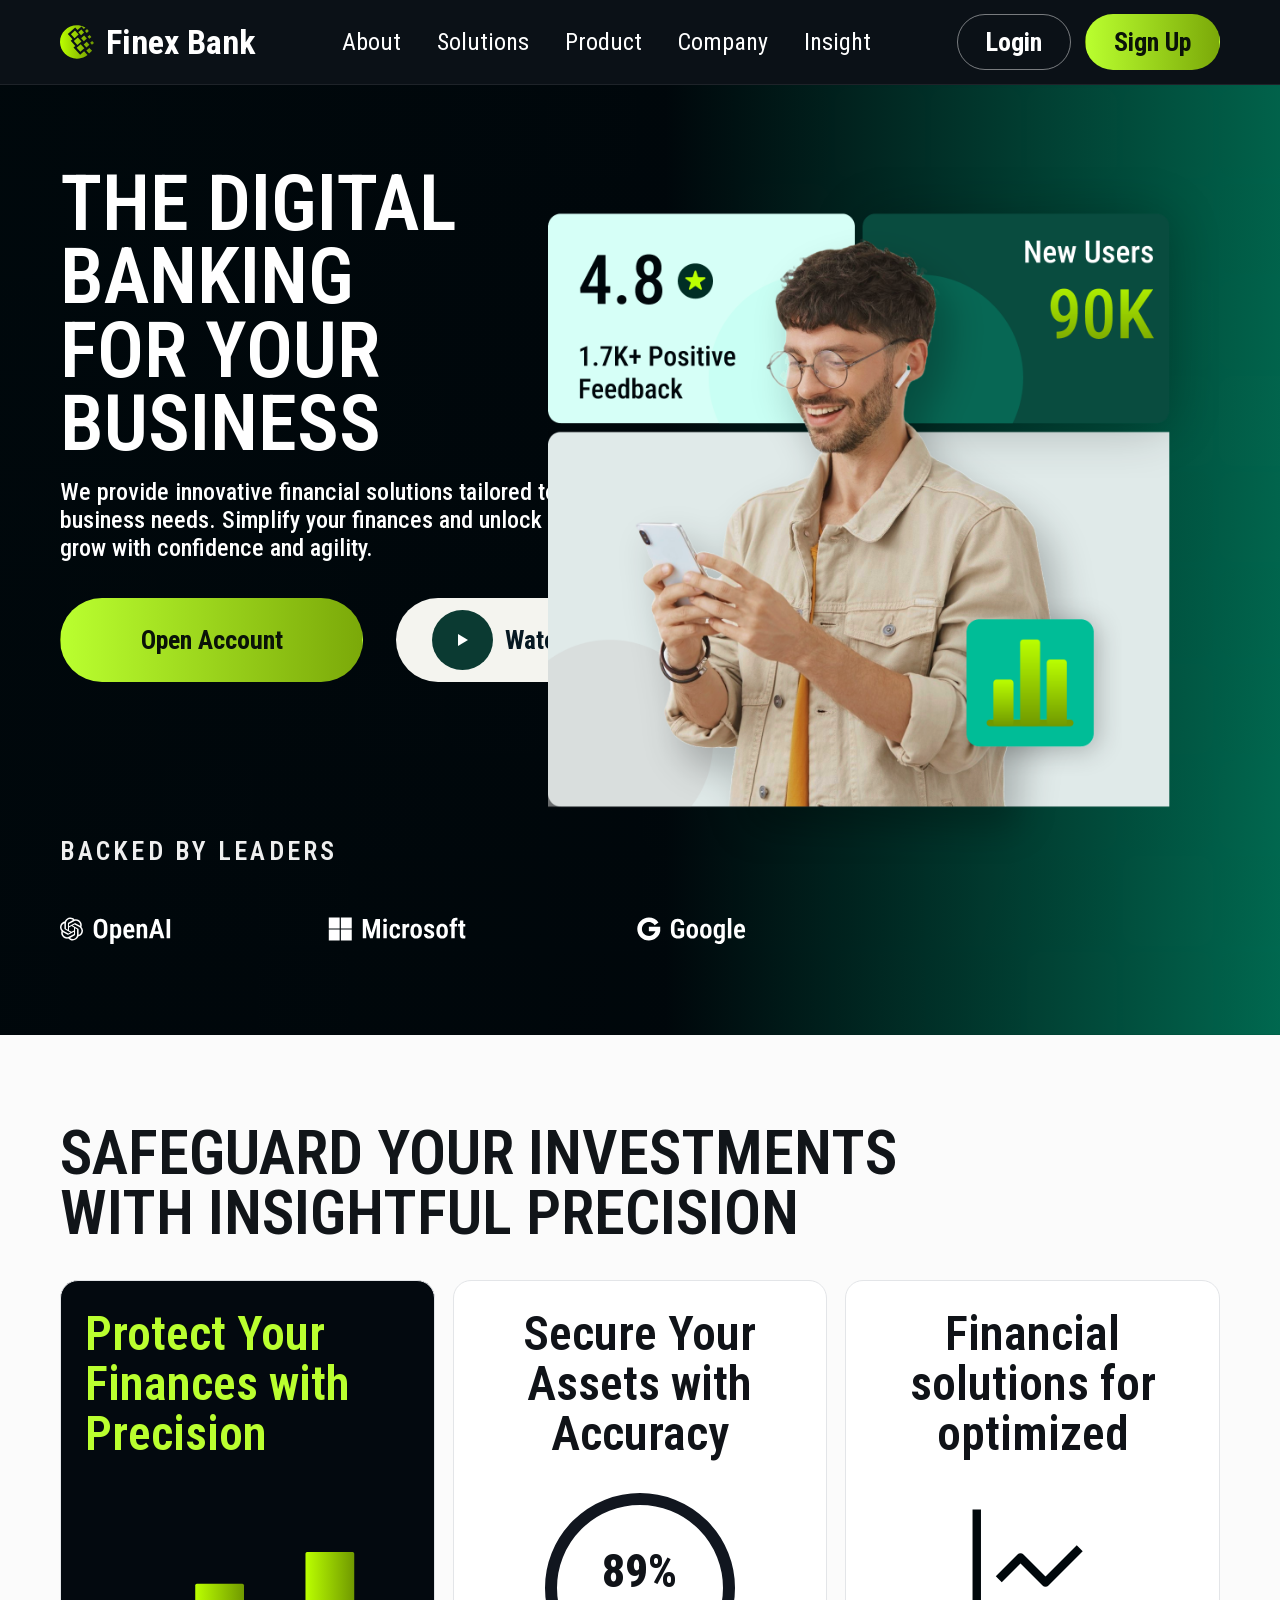
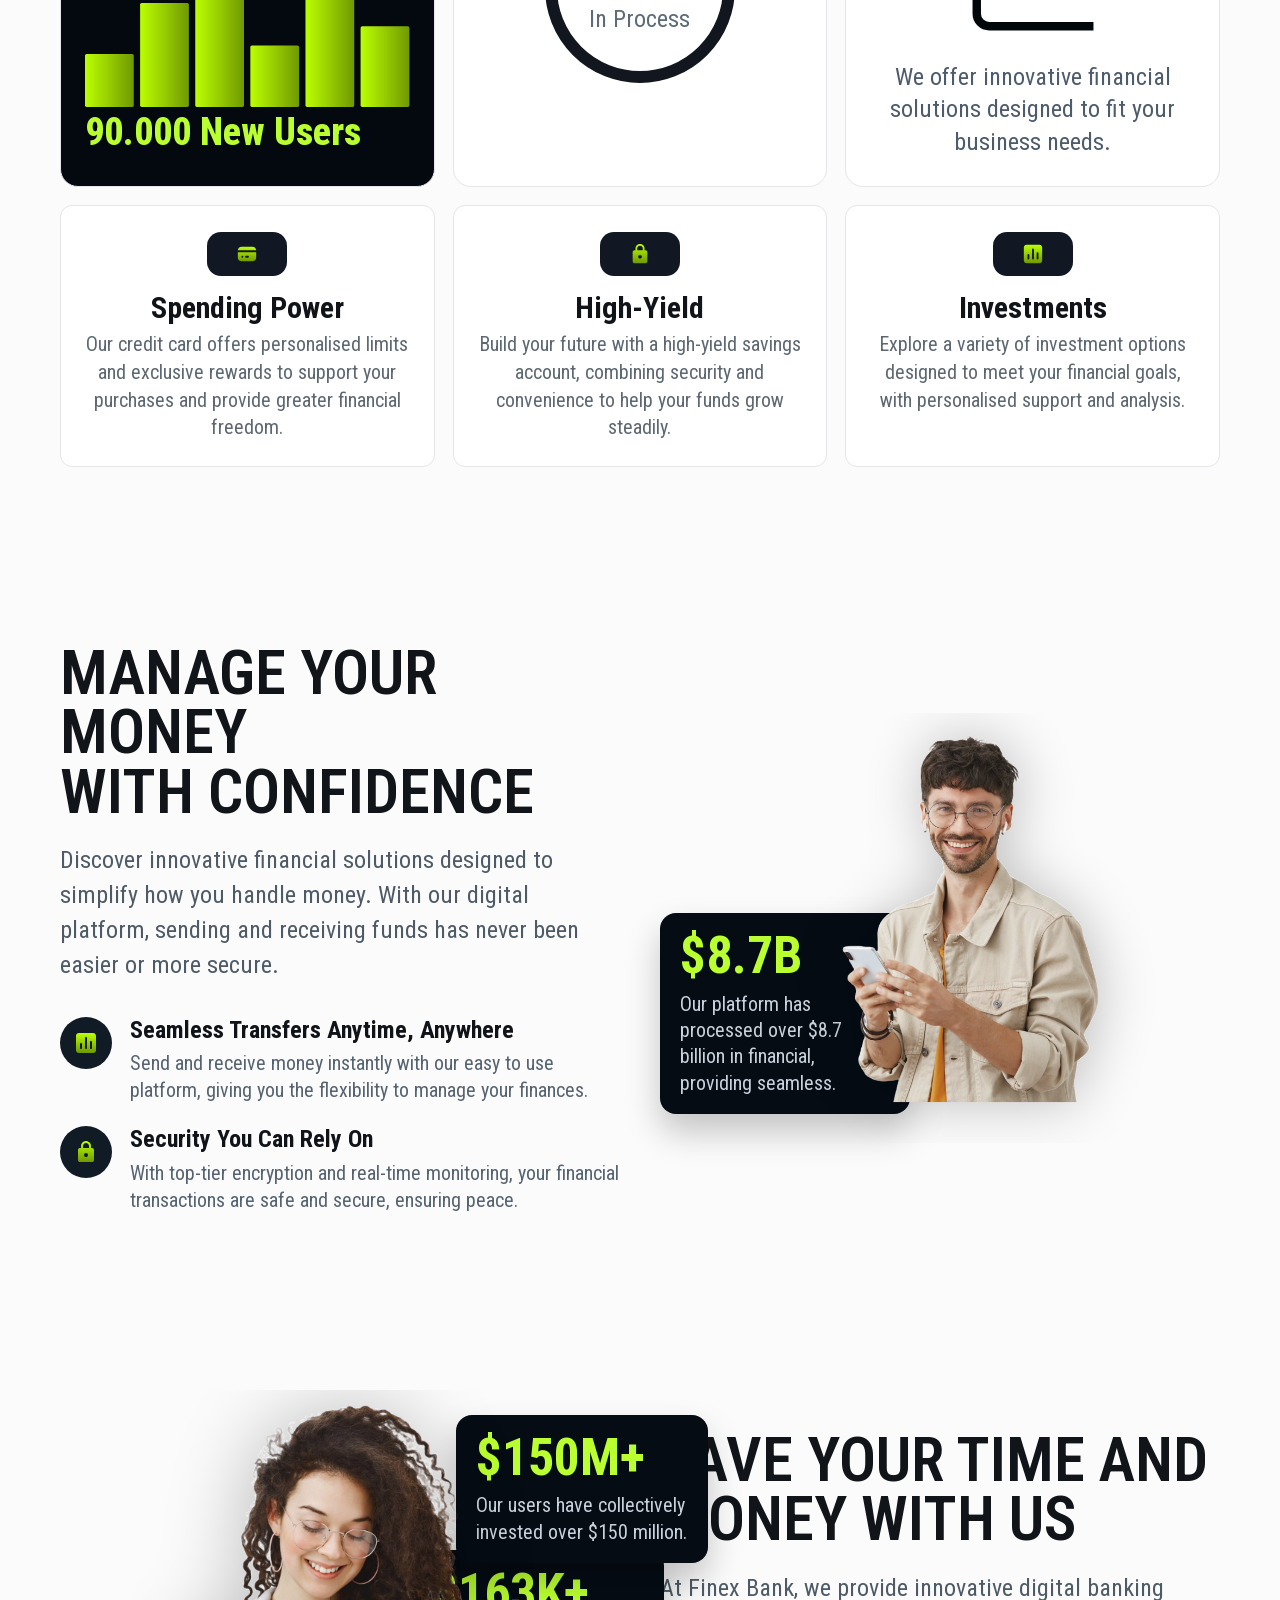
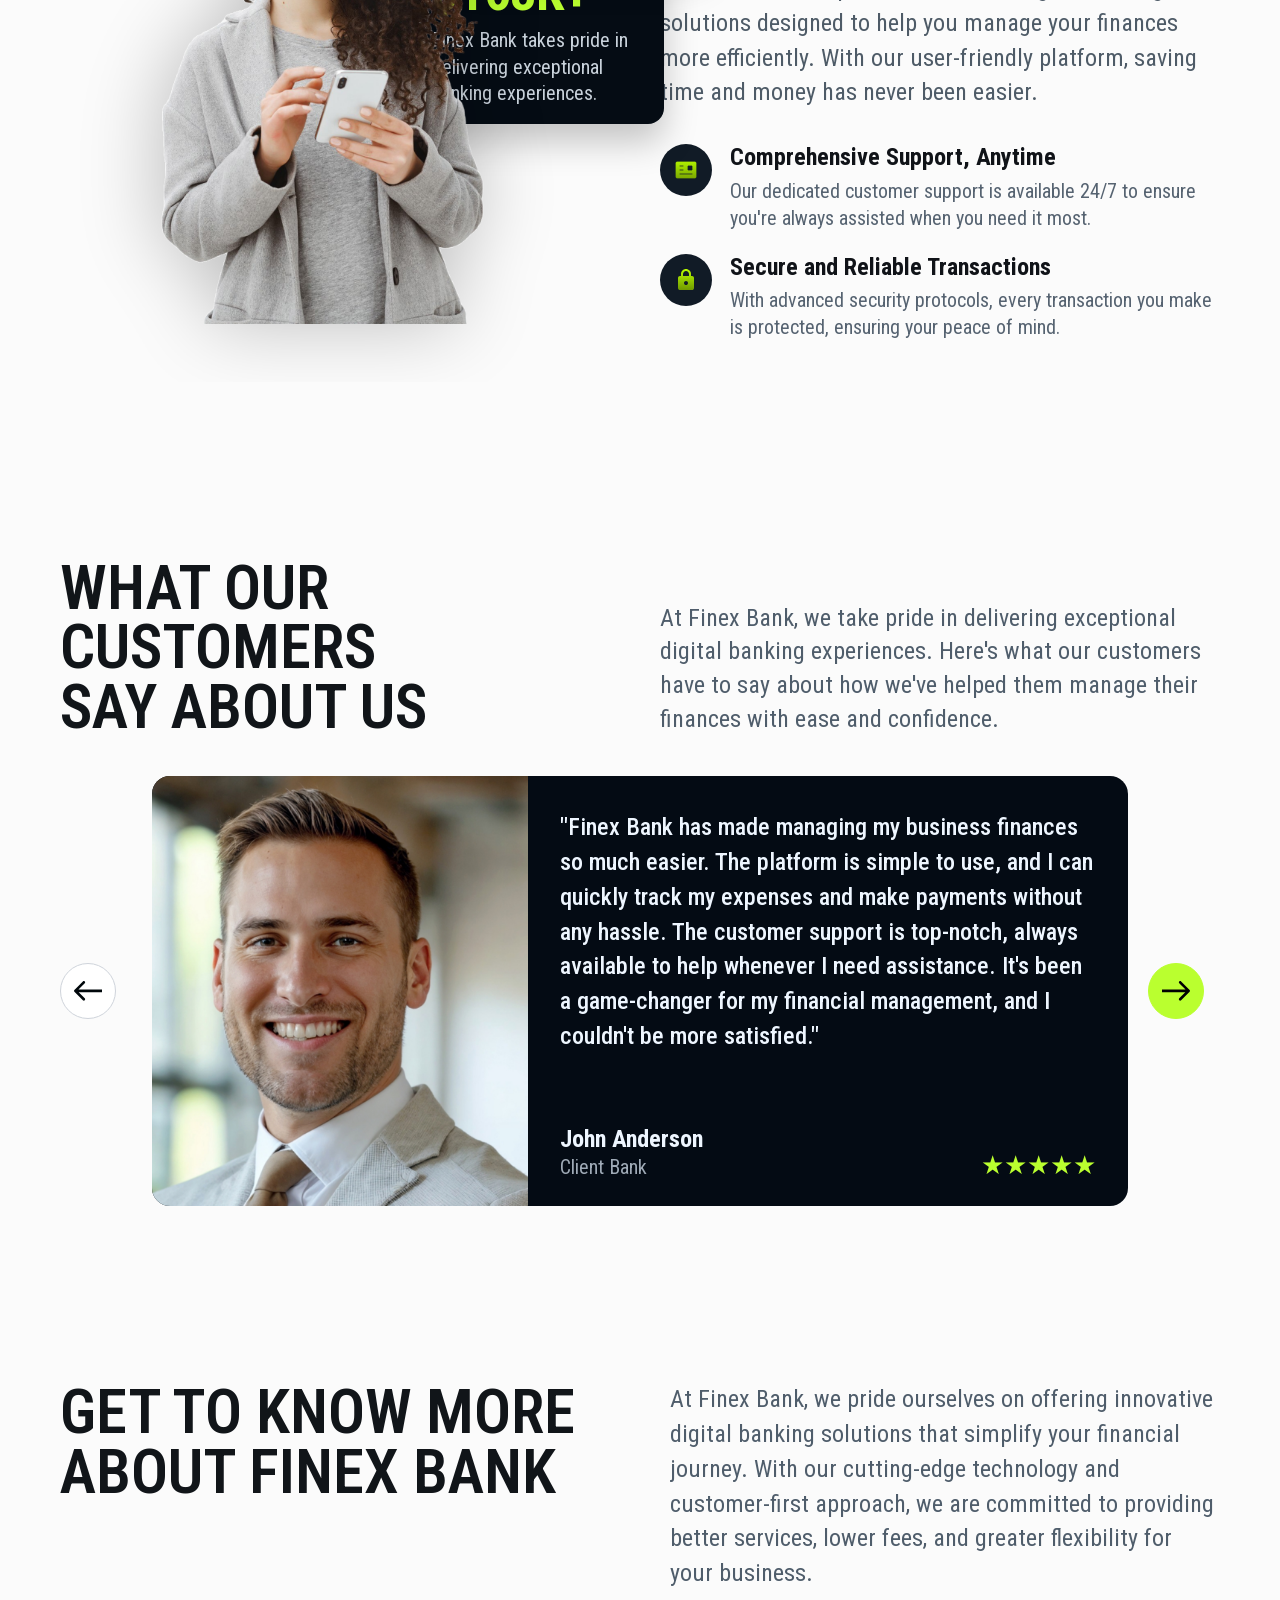
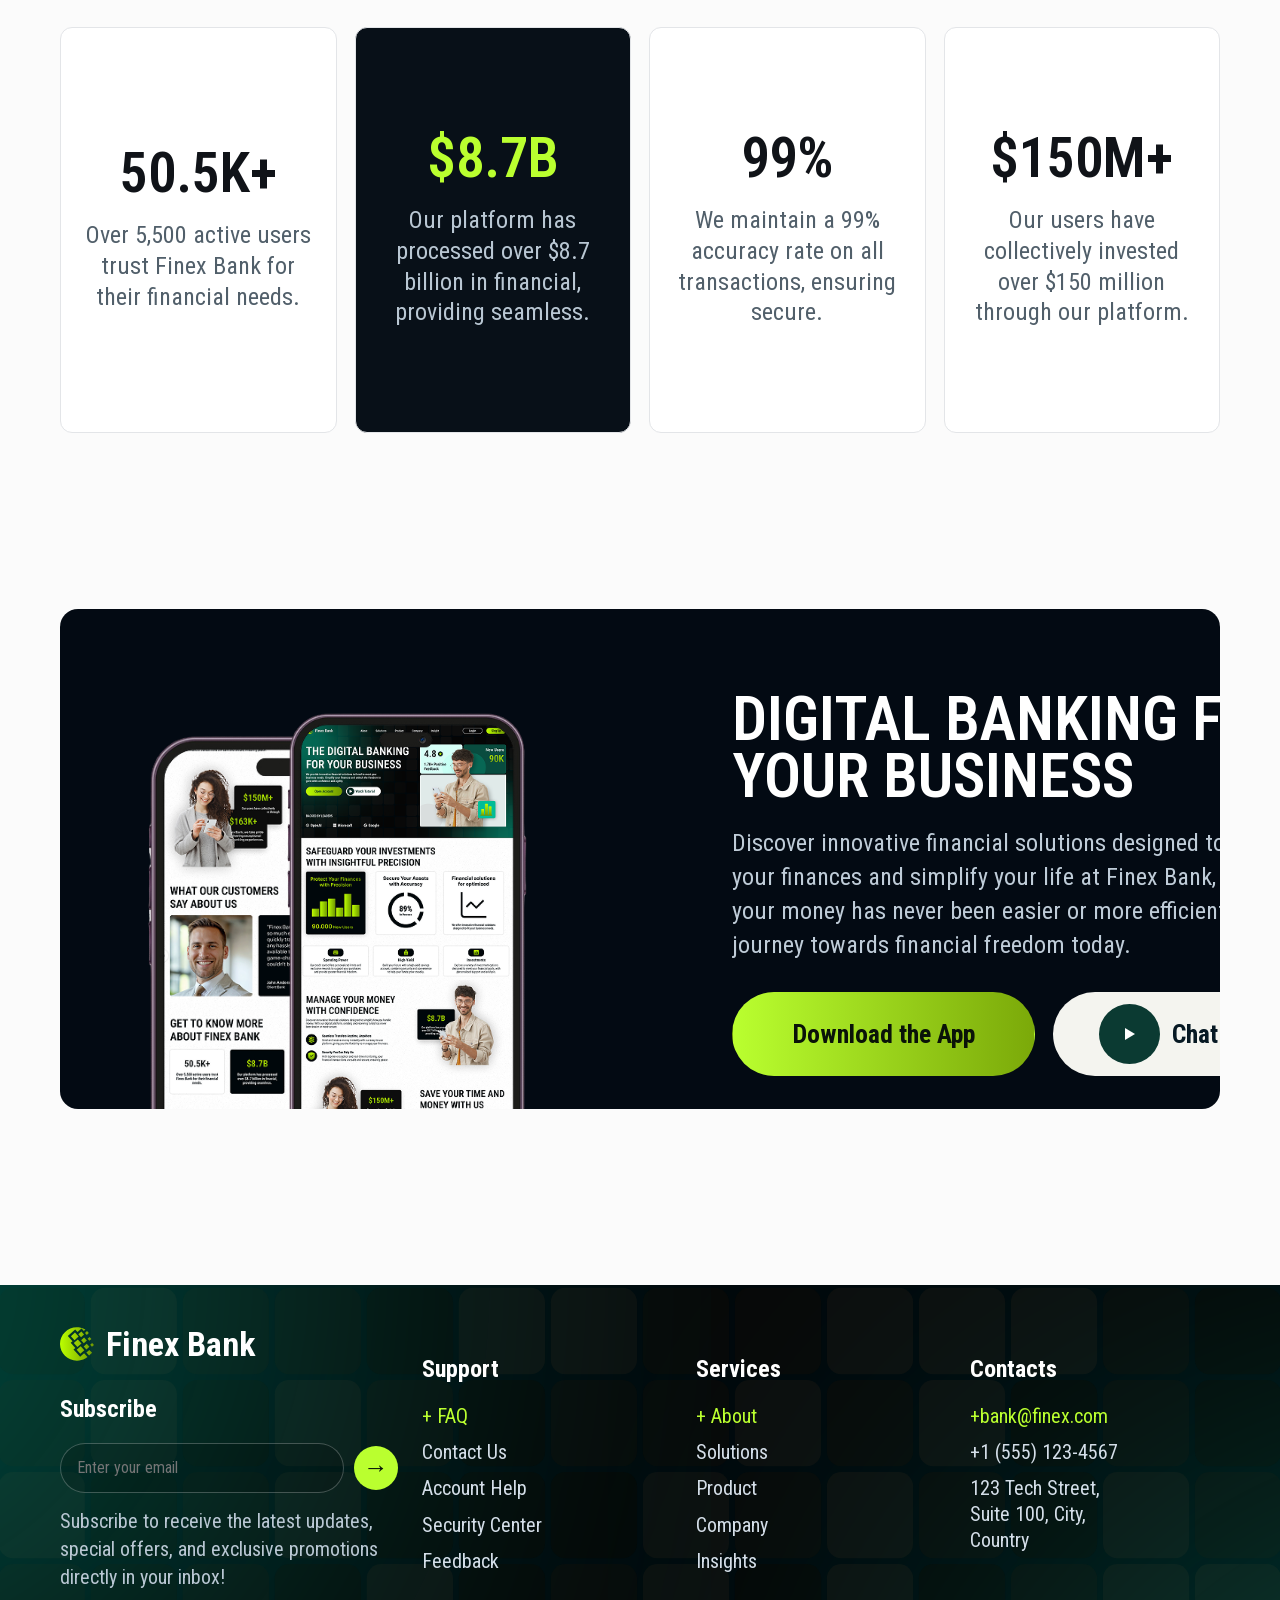
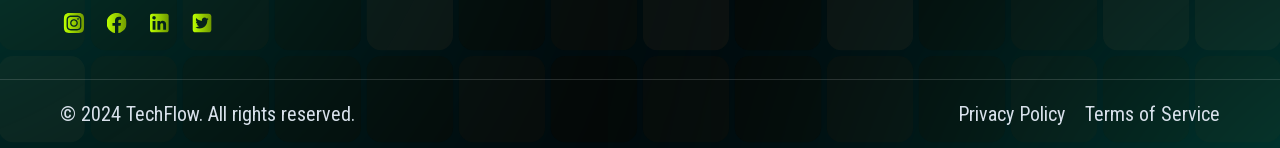
<file: 1 Year/web/index.html>
<!DOCTYPE html>
<html lang="en">
  <head>
    <meta charset="UTF-8" />
    <meta name="viewport" content="width=device-width, initial-scale=1.0" />
    <title>Finex Bank - Digital Banking For Your Business</title>
    <link rel="stylesheet" href="css/style.css" />
  </head>
  <body>
    <header class="site-header">
      <div class="container header-row">
        <a class="brand" href="#hero">
          <img src="images/logo-finex.svg" alt="Finex Bank" />
          <span>Finex Bank</span>
        </a>

        <nav class="main-nav" aria-label="Main navigation">
          <ul class="nav-list">
            <li><a href="#about">About</a></li>
            <li><a href="#solutions">Solutions</a></li>
            <li><a href="#product">Product</a></li>
            <li><a href="#company">Company</a></li>
            <li><a href="#insight">Insight</a></li>
          </ul>
        </nav>

        <div class="header-actions">
          <button class="button btn-outline js-open-auth" type="button" data-auth-mode="login">Login</button>
          <button class="button btn-primary js-open-auth" type="button" data-auth-mode="signup">Sign Up</button>
        </div>
      </div>
    </header>

    <main>
      <section class="hero-section" id="hero" aria-labelledby="hero-heading">
        <div class="container hero-grid">
          <div class="hero-content">
            <h1 id="hero-heading">The Digital Banking<br />For Your Business</h1>
            <p class="hero-description">
              We provide innovative financial solutions tailored to meet your business needs. Simplify your finances and
              unlock the freedom to grow with confidence and agility.
            </p>

            <div class="hero-cta">
              <a class="button btn-primary btn-large" href="#contact">Open Account</a>
              <a class="button btn-watch" href="#insight">
                <span class="play-btn" aria-hidden="true">
                  <svg viewBox="0 0 10 12" width="10" height="12" fill="none" xmlns="http://www.w3.org/2000/svg">
                    <path d="M10 6L0 12V0L10 6Z" fill="white" />
                  </svg>
                </span>
                Watch Tutorial
              </a>
            </div>

            <div class="leaders-block">
              <p class="backed-by">Backed by leaders</p>
              <div class="partner-logos">
                <img src="images/logo-openai.svg" alt="OpenAI" />
                <img src="images/logo-microsoft.svg" alt="Microsoft" />
                <img src="images/logo-google.svg" alt="Google" />
              </div>
            </div>
          </div>

          <div class="hero-media">
            <img class="hero-image" src="images/hero-card-illustration.png" alt="Finex Bank app and card" />
          </div>
        </div>
      </section>

      <section class="insight-section" id="insight" aria-labelledby="insight-heading">
        <div class="container">
          <h2 id="insight-heading">Safeguard Your Investments<br />With Insightful Precision</h2>

          <div class="insight-cards-row">
            <article class="insight-card insight-card-accent">
              <h3>Protect Your Finances with Precision</h3>
              <img src="images/grapf.svg" alt="Bar chart analytics" class="card-chart-main" />
              <p class="stat-big"><strong>90.000 New Users</strong></p>
            </article>

            <article class="insight-card">
              <h3>Secure Your Assets with Accuracy</h3>
              <div class="ring-block">
                <span class="ring-value">89%</span>
                <span class="ring-label">In Process</span>
              </div>
            </article>

            <article class="insight-card">
              <h3>Financial solutions for optimized</h3>
              <img src="images/icon-chart-line.svg" alt="Chart" class="card-chart-line" />
              <p>We offer innovative financial solutions designed to fit your business needs.</p>
            </article>
          </div>

          <div class="features-row">
            <article class="feat-item">
              <span class="feat-icon">
                <img src="images/icon-credit-card.svg" alt="" aria-hidden="true" />
              </span>
              <h3>Spending Power</h3>
              <p>
                Our credit card offers personalised limits and exclusive rewards to support your purchases and provide
                greater financial freedom.
              </p>
            </article>

            <article class="feat-item">
              <span class="feat-icon">
                <img src="images/icon-secure.svg" alt="" aria-hidden="true" />
              </span>
              <h3>High-Yield</h3>
              <p>
                Build your future with a high-yield savings account, combining security and convenience to help your
                funds grow steadily.
              </p>
            </article>

            <article class="feat-item">
              <span class="feat-icon">
                <img src="images/icon-analytics.svg" alt="" aria-hidden="true" />
              </span>
              <h3>Investments</h3>
              <p>
                Explore a variety of investment options designed to meet your financial goals, with personalised support
                and analysis.
              </p>
            </article>
          </div>
        </div>
      </section>

      <section class="manage-section" id="product" aria-labelledby="manage-heading">
        <div class="container two-col">
          <div class="col-text">
            <h2 id="manage-heading">Manage Your Money<br />With Confidence</h2>
            <p class="manage-section-text">
              Discover innovative financial solutions designed to simplify how you handle money. With our digital
              platform, sending and receiving funds has never been easier or more secure.
            </p>
            <ul class="icon-list">
              <li>
                <span class="icon-badge">
                  <img src="images/icon-analytics.svg" alt="" aria-hidden="true" />
                </span>
                <div>
                  <strong>Seamless Transfers Anytime, Anywhere</strong>
                  <p>
                    Send and receive money instantly with our easy to use platform, giving you the flexibility to
                    manage your finances.
                  </p>
                </div>
              </li>
              <li>
                <span class="icon-badge">
                  <img src="images/icon-secure.svg" alt="" aria-hidden="true" />
                </span>
                <div>
                  <strong>Security You Can Rely On</strong>
                  <p>
                    With top-tier encryption and real-time monitoring, your financial transactions are safe and secure,
                    ensuring peace.
                  </p>
                </div>
              </li>
            </ul>
          </div>

          <div class="col-media">
            <div class="media-card-wrap manage-media-wrap">
              <img src="images/solution-person.png" alt="Person using digital banking app" />
              <div class="floating-badge badge-right">
                <p class="badge-amount">$8.7B</p>
                <p class="badge-desc">
                  Our platform has processed over $8.7 billion in financial, providing seamless.
                </p>
              </div>
            </div>
          </div>
        </div>
      </section>

      <section class="save-section" id="solutions" aria-labelledby="save-heading">
        <div class="container two-col two-col-reverse">
          <div class="col-media">
            <div class="media-card-wrap save-media-wrap">
              <img src="images/company-person.png" alt="Happy client with mobile phone" />
              <div class="floating-badge badge-left-bottom">
                <p class="badge-amount">$150M+</p>
                <p class="badge-desc">Our users have collectively invested over $150 million.</p>
              </div>
              <div class="floating-badge badge-left-mid">
                <p class="badge-amount">$163K+</p>
                <p class="badge-desc">Finex Bank takes pride in delivering exceptional banking experiences.</p>
              </div>
            </div>
          </div>

          <div class="col-text">
            <h2 id="save-heading">Save Your Time And<br />Money With Us</h2>
            <p>
              At Finex Bank, we provide innovative digital banking solutions designed to help you manage your finances
              more efficiently. With our user-friendly platform, saving time and money has never been easier.
            </p>

            <ul class="icon-list">
              <li>
                <span class="icon-badge">
                  <img src="images/icon-id-card.svg" alt="" aria-hidden="true" />
                </span>
                <div>
                  <strong>Comprehensive Support, Anytime</strong>
                  <p>
                    Our dedicated customer support is available 24/7 to ensure you're always assisted when you need it
                    most.
                  </p>
                </div>
              </li>
              <li>
                <span class="icon-badge">
                  <img src="images/icon-secure.svg" alt="" aria-hidden="true" />
                </span>
                <div>
                  <strong>Secure and Reliable Transactions</strong>
                  <p>
                    With advanced security protocols, every transaction you make is protected, ensuring your peace of
                    mind.
                  </p>
                </div>
              </li>
            </ul>
          </div>
        </div>
      </section>

      <section class="testimonial-section" id="company" aria-labelledby="testimonial-heading">
        <div class="container">
          <div class="testimonial-intro">
            <h2 id="testimonial-heading">What Our Customers<br />Say About Us</h2>
            <p>
              At Finex Bank, we take pride in delivering exceptional digital banking experiences. Here's what our
              customers have to say about how we've helped them manage their finances with ease and confidence.
            </p>
          </div>

          <div class="testimonial-carousel">
            <button class="carousel-arrow arrow-prev" type="button" aria-label="Previous testimonial">
              <img src="images/Arrow_left copy.svg" alt="Previous" />
            </button>

            <article class="testimonial-card">
              <div class="testimonial-photo-wrap">
                <img src="images/testimonial-client.png" alt="John Anderson, satisfied Finex Bank client" />
              </div>

              <div class="testimonial-body">
                <blockquote>
                  <p>
                    "Finex Bank has made managing my business finances so much easier. The platform is simple to use,
                    and I can quickly track my expenses and make payments without any hassle. The customer support is
                    top-notch, always available to help whenever I need assistance. It's been a game-changer for my
                    financial management, and I couldn't be more satisfied."
                  </p>
                </blockquote>

                <div class="testimonial-footer">
                  <div class="testimonial-author">
                    <strong>John Anderson</strong>
                    <span>Client Bank</span>
                  </div>

                  <div class="star-row" role="img" aria-label="Rating: 5 out of 5 stars">
                    <span aria-hidden="true">&#9733;&#9733;&#9733;&#9733;&#9733;</span>
                  </div>
                </div>
              </div>
            </article>
            <button class="carousel-arrow arrow-next" type="button" aria-label="Next testimonial">
              <img src="images/Arrow_right copy.svg" alt="Next" />
            </button>
          </div>
        </div>
      </section>

      <section class="about-section" id="about" aria-labelledby="about-heading">
        <div class="container">
          <div class="about-head">
            <div class="col-text">
              <h2 id="about-heading">Get To Know More<br />About Finex Bank</h2>
              <p>
                At Finex Bank, we pride ourselves on offering innovative digital banking solutions that simplify your
                financial journey. With our cutting-edge technology and customer-first approach, we are committed to
                providing better services, lower fees, and greater flexibility for your business.
              </p>
            </div>
          </div>

          <div class="stats-grid">
            <article class="stat-card">
              <h3>50.5K+</h3>
              <p>Over 5,500 active users trust Finex Bank for their financial needs.</p>
            </article>

            <article class="stat-card stat-card-green">
              <h3>$8.7B</h3>
              <p>Our platform has processed over $8.7 billion in financial, providing seamless.</p>
            </article>

            <article class="stat-card">
              <h3>99%</h3>
              <p>We maintain a 99% accuracy rate on all transactions, ensuring secure.</p>
            </article>

            <article class="stat-card">
              <h3>$150M+</h3>
              <p>Our users have collectively invested over $150 million through our platform.</p>
            </article>
          </div>
        </div>
      </section>

      <section class="cta-section" id="contact" aria-labelledby="cta-heading">
        <div class="container cta-grid">
          <div class="cta-phones">
            <img src="images/contact-phone-primary.png" alt="Finex Bank app on iPhone" />
            <img src="images/contact-phone-secondary.png" alt="Finex Bank app on second device" />
          </div>

          <div class="cta-text">
            <h2 id="cta-heading">Digital Banking For<br />Your Business</h2>
            <p>
              Discover innovative financial solutions designed to streamline your finances and simplify your life at
              Finex Bank, managing your money has never been easier or more efficient. Start your journey towards
              financial freedom today.
            </p>

            <div class="cta-buttons">
              <a class="button btn-primary btn-large" href="#contact">Download the App</a>
              <a class="button btn-watch" href="#insight">
                <span class="play-btn" aria-hidden="true">
                  <svg viewBox="0 0 10 12" width="10" height="12" fill="none" xmlns="http://www.w3.org/2000/svg">
                    <path d="M10 6L0 12V0L10 6Z" fill="white" />
                  </svg>
                </span>
                Chat with Us
              </a>
            </div>
          </div>
        </div>
      </section>
    </main>

    <footer class="site-footer">
      <div class="container footer-top">
        <div class="footer-brand">
          <a class="brand" href="#hero">
            <img src="images/footer-logo-icon.svg" alt="Finex Bank" />
            <span>Finex Bank</span>
          </a>

          <h2 class="footer-col-title">Subscribe</h2>

          <form class="subscribe-form" action="#" method="post">
            <label class="sr-only" for="subscribe-email">Email address</label>
            <input id="subscribe-email" name="email" type="email" placeholder="Enter your email" required />
            <button class="subscribe-arrow" type="submit" aria-label="Submit email">&#8594;</button>
          </form>

          <p class="subscribe-note">
            Subscribe to receive the latest updates, special offers, and exclusive promotions directly in your inbox!
          </p>

          <img class="footer-socials-left" src="images/footer-social-icons.svg" alt="Instagram, Facebook, LinkedIn, and X" />
        </div>

        <nav class="footer-col" aria-label="Support links">
          <h2 class="footer-col-title">Support</h2>
          <ul>
            <li><a href="#">+ FAQ</a></li>
            <li><a href="#">Contact Us</a></li>
            <li><a href="#">Account Help</a></li>
            <li><a href="#">Security Center</a></li>
            <li><a href="#">Feedback</a></li>
          </ul>
        </nav>

        <nav class="footer-col" aria-label="Services links">
          <h2 class="footer-col-title">Services</h2>
          <ul>
            <li><a href="#">+ About</a></li>
            <li><a href="#">Solutions</a></li>
            <li><a href="#">Product</a></li>
            <li><a href="#">Company</a></li>
            <li><a href="#">Insights</a></li>
          </ul>
        </nav>

        <div class="footer-col footer-contact-col">
          <h2 class="footer-col-title">Contacts</h2>
          <ul>
            <li><a href="mailto:bank@finex.com">+bank@finex.com</a></li>
            <li><a href="tel:+15551234567">+1 (555) 123-4567</a></li>
            <li>123 Tech Street,<br />Suite 100, City,<br />Country</li>
          </ul>
        </div>
      </div>

      <div class="footer-bottom">
        <div class="container footer-bottom-row">
          <p>&#169; 2024 TechFlow. All rights reserved.</p>
          <nav aria-label="Legal links">
            <a href="#">Privacy Policy</a>
            <a href="#">Terms of Service</a>
          </nav>
        </div>
      </div>
    </footer>

    <div class="auth-modal" data-auth-modal="login" hidden>
      <div class="auth-modal__backdrop" data-auth-close></div>
      <div class="auth-modal__panel" role="dialog" aria-modal="true" aria-label="Login window">
        <button class="auth-modal__close" type="button" aria-label="Close login window" data-auth-close>&#10005;</button>

        <h2 class="auth-modal__title">Welcome Back</h2>
        <p class="auth-modal__subtitle">Access your Finex account securely and manage your business finances.</p>

        <form class="auth-form" data-auth-form="login">
          <label class="auth-label" for="login-email">Business Email</label>
          <input class="auth-input" id="login-email" name="email" type="email" autocomplete="email" required />

          <label class="auth-label" for="login-password">Password</label>
          <input class="auth-input" id="login-password" name="password" type="password" autocomplete="current-password" minlength="8" required />

          <button class="button btn-primary auth-submit" type="submit">Login to Finex</button>
        </form>

        <p class="auth-switch">
          New to Finex?
          <button class="auth-switch__button" type="button" data-auth-switch="signup">Create account</button>
        </p>

        <p class="auth-feedback" aria-live="polite"></p>
      </div>
    </div>

    <div class="auth-modal" data-auth-modal="signup" hidden>
      <div class="auth-modal__backdrop" data-auth-close></div>
      <div class="auth-modal__panel" role="dialog" aria-modal="true" aria-label="Sign up window">
        <button class="auth-modal__close" type="button" aria-label="Close sign up window" data-auth-close>&#10005;</button>

        <h2 class="auth-modal__title">Create Account</h2>
        <p class="auth-modal__subtitle">Join Finex Bank and start managing your business finances in one place.</p>

        <form class="auth-form" data-auth-form="signup">
          <label class="auth-label" for="signup-full-name">Full Name</label>
          <input class="auth-input" id="signup-full-name" name="fullName" type="text" autocomplete="name" minlength="2" required />

          <label class="auth-label" for="signup-email">Business Email</label>
          <input class="auth-input" id="signup-email" name="email" type="email" autocomplete="email" required />

          <label class="auth-label" for="signup-password">Create Password</label>
          <input class="auth-input" id="signup-password" name="password" type="password" autocomplete="new-password" minlength="8" required />

          <button class="button btn-primary auth-submit" type="submit">Create Account</button>
        </form>

        <p class="auth-switch">
          Already have an account?
          <button class="auth-switch__button" type="button" data-auth-switch="login">Login</button>
        </p>

        <p class="auth-feedback" aria-live="polite"></p>
      </div>
    </div>

    <script src="js/script.js"></script>
  </body>
</html>
</file>
<file: 1 Year/web/css/style.css>
@font-face {
  font-family: "Roboto Condensed";
  src: url("../fonts/RobotoCondensed-Variable.woff2") format("woff2");
  font-weight: 100 900;
  font-style: normal;
  font-display: swap;
}

:root {
  --dark-bg: #02070d;
  --dark-soft: #071421;
  --light-bg: #eeede8;
  --card-bg: #ffffff;
  --text-dark: #101318;
  --text-light: #ffffff;
  --text-muted: #aeb6c2;
  --green: #baff2f;
  --green-deep: #8bcf00;
  --line: #e3e5e8;
  --focus: #3bb7f2;
  --radius-lg: 18px;
  --radius-md: 12px;
  --container-width: 1680px;
  --container-side: 120px;
}

*,
*::before,
*::after {
  box-sizing: border-box;
}

html {
  scroll-behavior: smooth;
}

html,
body {
  margin: 0;
  padding: 0;
}

body {
  background-color: #fbfbfb;
  background-image: none;
  color: var(--text-dark);
  font-family: "Roboto Condensed", sans-serif;
  line-height: 1.4;
}

img {
  max-width: 100%;
  height: auto;
  display: block;
}

a {
  color: inherit;
}

button,
input,
textarea {
  font: inherit;
}

.container {
  width: min(var(--container-width), calc(100% - (var(--container-side) * 2)));
  margin: 0 auto;
}

.sr-only {
  position: absolute;
  width: 1px;
  height: 1px;
  padding: 0;
  margin: -1px;
  overflow: hidden;
  clip: rect(0, 0, 0, 0);
  white-space: nowrap;
  border: 0;
}

.site-header {
  position: sticky;
  top: 0;
  z-index: 100;
  background: rgba(2, 8, 14, 0.96);
  border-bottom: 1px solid rgba(255, 255, 255, 0.08);
}

.header-row {
  min-height: 84px;
  display: flex;
  align-items: center;
  justify-content: space-between;
  gap: 28px;
}

.brand {
  display: inline-flex;
  align-items: center;
  gap: 12px;
  text-decoration: none;
  color: var(--text-light);
  font-weight: 700;
  font-size: 34px;
  line-height: 1;
}

.brand img {
  width: 34px;
  height: 34px;
}

.nav-list {
  display: flex;
  align-items: center;
  gap: 36px;
  list-style: none;
  margin: 0;
  padding: 0;
}

.nav-list a {
  text-decoration: none;
  color: var(--text-light);
  font-size: 24px;
  line-height: 28px;
  font-weight: 400;
  transition: color 0.25s ease;
}

.nav-list a:hover,
.nav-list a:focus-visible,
.nav-list a:active {
  color: var(--green);
}

.header-actions {
  display: flex;
  gap: 14px;
}

.button {
  min-height: 56px;
  border: 1px solid transparent;
  border-radius: 999px;
  padding: 11px 28px;
  text-decoration: none;
  font-size: 26px;
  line-height: 30px;
  font-weight: 700;
  cursor: pointer;
  display: inline-flex;
  align-items: center;
  justify-content: center;
  transition: background-color 0.25s ease, color 0.25s ease, border-color 0.25s ease, transform 0.25s ease;
}

.button:focus-visible,
input:focus-visible,
.carousel-arrow:focus-visible {
  outline: 2px solid var(--focus);
  outline-offset: 2px;
}

.btn-outline {
  background: transparent;
  border-color: rgba(255, 255, 255, 0.45);
  color: var(--text-light);
}

.btn-outline:hover,
.btn-outline:focus-visible,
.btn-outline:active {
  background: rgba(255, 255, 255, 0.1);
}

.btn-primary {
  background: linear-gradient(90deg, #baff2f 0%, #7ba909 100%);
  color: #0a1308;
}

.btn-primary:hover,
.btn-primary:focus-visible,
.btn-primary:active {
  background: linear-gradient(90deg, #d2ff67 0%, #8fbe12 100%);
  transform: translateY(-1px);
}

.btn-large {
  min-width: 303px;
  min-height: 74px;
}

.btn-watch {
  min-width: 292px;
  min-height: 74px;
  background: #f4f4ef;
  color: #071923;
}

.btn-watch:hover,
.btn-watch:focus-visible,
.btn-watch:active {
  background: #ffffff;
}

.play-btn {
  width: 61px;
  height: 60px;
  border-radius: 50%;
  margin-right: 12px;
  background: #0b3a32;
  display: inline-flex;
  align-items: center;
  justify-content: center;
}

body.auth-open {
  overflow: hidden;
}

.auth-modal {
  position: fixed;
  inset: 0;
  z-index: 200;
  display: grid;
  place-items: center;
  padding: 20px;
}

.auth-modal[hidden] {
  display: none;
}

.auth-modal__backdrop {
  position: absolute;
  inset: 0;
  background: rgba(2, 8, 14, 0.72);
  backdrop-filter: blur(2px);
}

.auth-modal__panel {
  position: relative;
  width: min(460px, 100%);
  background: #050d17;
  border: 1px solid rgba(255, 255, 255, 0.13);
  border-radius: 18px;
  padding: 22px 22px 20px;
  color: #eef6ff;
  box-shadow: 0 26px 56px rgba(0, 0, 0, 0.4);
}

.auth-modal__close {
  position: absolute;
  top: 10px;
  right: 10px;
  width: 32px;
  height: 32px;
  border: 1px solid rgba(255, 255, 255, 0.25);
  border-radius: 999px;
  background: rgba(255, 255, 255, 0.04);
  color: #ffffff;
  font-size: 16px;
  cursor: pointer;
}

.auth-modal__close:hover,
.auth-modal__close:focus-visible,
.auth-modal__close:active {
  background: rgba(255, 255, 255, 0.14);
}

.auth-modal__title {
  margin: 0;
  font-weight: 600;
  font-size: 42px;
  line-height: 0.95;
  text-transform: uppercase;
}

.auth-modal__subtitle {
  margin: 10px 0 0;
  font-size: 20px;
  color: #becbda;
  max-width: 380px;
}

.auth-form {
  margin-top: 16px;
  display: grid;
  gap: 9px;
}

.auth-label {
  font-size: 12px;
  color: #d4deea;
}

.auth-input {
  min-height: 42px;
  border: 1px solid rgba(255, 255, 255, 0.2);
  border-radius: 10px;
  background: rgba(255, 255, 255, 0.05);
  color: #ffffff;
  padding: 0 12px;
  font-size: 20px;
}

.auth-input:hover,
.auth-input:focus-visible,
.auth-input:active {
  border-color: #79cfff;
  background: rgba(255, 255, 255, 0.09);
}

.auth-submit {
  margin-top: 8px;
  min-height: 44px;
}

.auth-switch {
  margin: 12px 0 0;
  font-size: 12px;
  color: #becbda;
}

.auth-switch__button {
  border: none;
  background: transparent;
  color: var(--green);
  font-size: 12px;
  font-weight: 700;
  cursor: pointer;
  padding: 0;
}

.auth-switch__button:hover,
.auth-switch__button:focus-visible,
.auth-switch__button:active {
  color: #d5ff74;
}

.auth-feedback {
  min-height: 20px;
  margin: 10px 0 0;
  font-size: 12px;
  color: #cde46a;
}

.hero-section {
  min-height: 950px;
  color: var(--text-light);
  padding: 82px 0 86px;
  background:
    linear-gradient(90deg, rgba(0, 7, 11, 0.98) 0%, rgba(0, 7, 11, 0.98) 52%, rgba(0, 111, 84, 0.88) 100%),
    url("../images/hero-background.svg") center/cover no-repeat;
}

.hero-grid {
  display: grid;
  grid-template-columns: 888px 672px;
  justify-content: space-between;
  align-items: start;
  gap: 48px;
}

.hero-content h1 {
  margin: 0;
  font-weight: 600;
  text-transform: uppercase;
  font-size: 95px;
  line-height: 0.94;
  letter-spacing: 0;
  max-width: 888px;
}

.hero-description {
  width: 645px;
  margin: 18px 0 0;
  font-weight: 500;
  font-size: 24px;
  line-height: 28px;
  color: #ffffff;
}

.hero-cta {
  display: flex;
  gap: 33px;
  margin-top: 36px;
}

.leaders-block {
  margin-top: 154px;
}

.backed-by {
  font-size: 26px;
  line-height: 30px;
  font-weight: 600;
  letter-spacing: 0.12em;
  text-transform: uppercase;
  color: #efefef;
  margin: 0 0 46px;
}

.partner-logos {
  display: flex;
  align-items: center;
  gap: 96px;
}

.partner-logos img {
  height: 34px;
  width: auto;
}

.hero-media {
  justify-self: end;
  width: 672px;
}

.hero-image {
  width: 672px;
}

.insight-section,
.manage-section,
.save-section,
.testimonial-section,
.about-section,
.cta-section {
  background-color: transparent;
  padding: 88px 0;
}

.insight-section h2,
.manage-section h2,
.save-section h2,
.testimonial-section h2,
.about-section h2,
.cta-section h2 {
  margin: 0;
  font-weight: 600;
  text-transform: uppercase;
  font-size: 74px;
  line-height: 0.96;
  color: #111519;
}

.insight-section h2 {
  max-width: 1180px;
}

.manage-section h2,
.save-section h2,
.testimonial-section h2,
.about-section h2 {
  max-width: 760px;
}

.cta-section h2 {
  color: var(--text-light);
  max-width: 760px;
}

.insight-cards-row {
  margin-top: 38px;
  display: grid;
  grid-template-columns: repeat(3, 1fr);
  gap: 18px;
}

.insight-card {
  background: #ffffff;
  border: 1px solid var(--line);
  border-radius: var(--radius-lg);
  padding: 28px 24px;
  min-height: 362px;
  display: flex;
  flex-direction: column;
  align-items: center;
}

.insight-card-accent {
  background: #03090f;
  color: #f0f6ff;
  align-items: flex-start;
}

.insight-card h3 {
  margin: 0 0 16px;
  font-size: 48px;
  font-weight: 600;
  line-height: 1.04;
  text-align: center;
}

.insight-card-accent h3 {
  color: var(--green);
  text-align: left;
}

.card-chart-main {
  width: 100%;
  height: 192px;
  object-fit: contain;
  object-position: left bottom;
  margin-top: auto;
}

.card-chart-line {
  width: 100%;
  max-height: 150px;
  object-fit: contain;
  display: block;
  margin: 20px 0 16px;
}

.insight-card p {
  margin: 0;
  color: #4d5b6a;
  font-size: 24px;
  line-height: 1.35;
  text-align: center;
}

.insight-card-accent p {
  color: #d6e6f2;
  text-align: left;
}

.stat-big {
  margin-top: 18px;
  font-size: 24px;
  line-height: 1;
}

.stat-big strong {
  color: var(--green);
  font-size: 38px;
  font-weight: 800;
}

.ring-block {
  margin-top: 18px;
  width: 190px;
  height: 190px;
  border-radius: 50%;
  border: 12px solid #11161f;
  display: flex;
  flex-direction: column;
  align-items: center;
  justify-content: center;
}

.ring-value {
  font-size: 46px;
  font-weight: 800;
}

.ring-label {
  font-size: 24px;
  color: #5d6b78;
}

.features-row {
  margin-top: 18px;
  display: grid;
  grid-template-columns: repeat(3, 1fr);
  gap: 18px;
}

.feat-item {
  border: 1px solid var(--line);
  border-radius: var(--radius-md);
  background: #ffffff;
  padding: 26px 22px 24px;
  display: flex;
  flex-direction: column;
  align-items: center;
  text-align: center;
}

.feat-icon {
  width: 80px;
  height: 44px;
  border-radius: 14px;
  background: #111824;
  display: inline-flex;
  align-items: center;
  justify-content: center;
  flex-shrink: 0;
}

.feat-icon img {
  width: 22px;
  height: 22px;
}

.feat-item h3 {
  margin: 16px 0 8px;
  font-size: 30px;
  line-height: 1.05;
  text-align: center;
}

.feat-item p {
  margin: 0;
  font-size: 20px;
  line-height: 1.38;
  color: #5e6872;
  text-align: center;
}

.two-col {
  display: grid;
  grid-template-columns: 1fr 1fr;
  gap: 40px;
  align-items: center;
}

.two-col-reverse .col-media {
  order: 1;
}

.two-col-reverse .col-text {
  order: 2;
}

.col-text > p,
.manage-section-text {
  margin-top: 22px;
  font-size: 24px;
  line-height: 1.45;
  color: #4e5b67;
  max-width: 640px;
}

.icon-list {
  list-style: none;
  margin: 34px 0 0;
  padding: 0;
  display: grid;
  gap: 22px;
}

.icon-list li {
  display: flex;
  gap: 18px;
  align-items: flex-start;
}

.icon-badge {
  width: 52px;
  height: 52px;
  border-radius: 50%;
  background: #111b26;
  display: inline-flex;
  align-items: center;
  justify-content: center;
  flex-shrink: 0;
}

.icon-badge img {
  width: 24px;
  height: 24px;
}

.icon-list strong {
  display: block;
  font-size: 24px;
  line-height: 1.15;
}

.icon-list p {
  margin: 6px 0 0;
  font-size: 20px;
  line-height: 1.35;
  color: #566371;
  max-width: 570px;
}

.col-media {
  display: flex;
}

.manage-section .col-media {
  justify-content: flex-end;
}

.save-section .col-media {
  justify-content: flex-start;
  align-items: flex-start;
}

.media-card-wrap {
  position: relative;
  overflow: visible;
  width: fit-content;
}

.manage-media-wrap img {
  max-width: 480px;
}

.save-media-wrap img {
  max-width: 530px;
}

.media-card-wrap img {
  border-radius: 0;
  display: block;
  position: relative;
  z-index: 3;
}

.floating-badge {
  position: absolute;
  background: #050c14;
  color: #ffffff;
  border-radius: 16px;
  padding: 18px 20px;
  width: 250px;
  box-shadow: 0 18px 34px rgba(0, 0, 0, 0.22);
  z-index: 2;
}

.badge-right {
  top: 200px;
  left: -80px;
}

.badge-left-bottom {
  top: 25px;
  left: 396px;
  width: 252px;
}

.badge-left-mid {
  top: 160px;
  left: 352px;
  width: 252px;
  z-index: 1;
}

.badge-amount {
  margin: 0;
  color: var(--green);
  font-weight: 700;
  font-size: 52px;
  line-height: 0.95;
}

.badge-desc {
  margin: 10px 0 0;
  font-size: 20px;
  line-height: 1.32;
  color: #c9d2db;
}

.testimonial-intro {
  display: grid;
  grid-template-columns: 760px 560px;
  justify-content: space-between;
  gap: 40px;
  align-items: end;
}

.testimonial-intro p {
  margin: 0;
  color: #4f5d6b;
  font-size: 24px;
  line-height: 1.4;
  max-width: 560px;
}

.testimonial-carousel {
  margin-top: 40px;
  display: grid;
  grid-template-columns: 72px 1fr 72px;
  gap: 20px;
  align-items: center;
}

.carousel-arrow {
  width: 56px;
  height: 56px;
  border-radius: 50%;
  border: 1px solid #cfd4db;
  background: #ffffff;
  cursor: pointer;
  font-size: 24px;
  transition: background-color 0.25s ease, border-color 0.25s ease, color 0.25s ease;
}

.arrow-next {
  background: var(--green);
  border-color: var(--green);
}

.carousel-arrow:hover,
.carousel-arrow:focus-visible,
.carousel-arrow:active {
  background: #d7f67a;
  border-color: #d7f67a;
}

.testimonial-card {
  border-radius: var(--radius-lg);
  overflow: hidden;
  display: grid;
  grid-template-columns: 376px 1fr;
  min-height: 430px;
  background: #040b14;
  color: #eef6ff;
}

.testimonial-photo-wrap img {
  width: 100%;
  height: 100%;
  object-fit: cover;
}

.testimonial-body {
  padding: 34px 32px 28px;
  display: flex;
  flex-direction: column;
  min-height: 100%;
}

.testimonial-body blockquote {
  margin: 0;
}

.testimonial-body blockquote p {
  margin: 0;
  font-size: 24px;
  line-height: 1.45;
  font-weight: 500;
}

.testimonial-footer {
  margin-top: auto;
  display: flex;
  align-items: end;
  justify-content: space-between;
  gap: 24px;
}

.testimonial-author {
  display: grid;
  gap: 4px;
}

.testimonial-author strong {
  font-size: 24px;
  line-height: 28px;
}

.testimonial-author span {
  color: #9faab6;
  font-size: 20px;
  line-height: 21px;
}

.star-row {
  color: var(--green);
  font-size: 26px;
  line-height: 1;
  white-space: nowrap;
}

.about-head .col-text {
  display: grid;
  grid-template-columns: 760px 1fr;
  gap: 60px;
  align-items: start;
}

.about-head .col-text p {
  margin: 0;
  font-size: 24px;
  line-height: 1.45;
  color: #4f5d6b;
  max-width: 560px;
}

.stats-grid {
  display: grid;
  grid-template-columns: repeat(4, 1fr);

  gap: 18px;
  margin-top: 36px;
  height: 406px;
}

.stat-card {
  background: #ffffff;
  border: 1px solid var(--line);
  border-radius: var(--radius-md);
  padding: 28px 24px;
  min-height: 186px;
  text-align: center;
  display: flex;
  flex-direction: column;
  align-items: center;
  justify-content: center;
}

.stat-card h3 {
  margin: 0;
  font-weight: 600;
  font-size: 56px;
  line-height: 0.95;
}

.stat-card p {
  margin: 20px 0 0;
  font-size: 24px;
  line-height: 1.28;
  color: #515f6a;
}

.stat-card-green {
  background: #081018;
  color: #eff7ff;
}

.stat-card-green h3 {
  color: var(--green);
}

.stat-card-green p {
  color: #b9c7d3;
}

.cta-grid {
  background: #030a13;
  color: #f2f8ff;
  border-radius: var(--radius-lg);
  min-height: 500px;
  padding: 48px 56px 0;
  display: grid;
  grid-template-columns: 560px 900px; /* текстовой колонке больше места */
  justify-content: space-between;
  gap: 56px;
  align-items: end;
  overflow: hidden;
}

.cta-text {
  width: 100%;
  max-width: 800px;
  align-self: center;
  justify-self: start;
}

.cta-text h2 {
  margin: 0;
  max-width: 800px;   
  font-size: 78px;
  line-height: 0.92;
  text-transform: uppercase;
}

.cta-text p {
  margin: 22px 0 0;
  max-width: 620px;
  color: #bfccd8;
  font-size: 24px;
  line-height: 1.42;
}

.cta-buttons {
  margin-top: 30px;
  display: flex;
  gap: 18px;
  flex-wrap: wrap;
}

.cta-phones {
  position: relative;
  width: 100%;
  max-width: 560px;
  min-height: 420px;
  align-self: end;    /* главное */
}

.cta-phones img {
  position: absolute;
  height: auto;
  object-fit: contain;
}

.cta-phones img:first-child {
  width: 743px;
  left: 10px;
  bottom: 0;          /* прилипает к низу */
  z-index: 2;
}

.cta-phones img:last-child {
  width: 600px;
  right: 60px;
  bottom: 0;          /* тоже прилипает к низу */
  z-index: 1;
}

.site-footer {
  margin-top: 88px;
  background-image: url("../images/footer-shape.svg");
  background-size: cover;
  background-position: center;
  background-repeat: no-repeat;
  background-color: #00070b;
  color: #d7e0ea;
}

.footer-top {
  display: grid;
  grid-template-columns: 1.35fr 1fr 1fr 1fr;
  gap: 24px;
  padding: 42px 0;
}

.footer-brand .brand {
  color: #ffffff;
}

.footer-col-title {
  margin: 26px 0 16px;
  color: #ffffff;
  font-size: 24px;
  font-weight: 700;
}

.subscribe-form {
  display: flex;
  align-items: center;
  gap: 10px;
  max-width: 410px;
}

.subscribe-form input {
  width: 100%;
  min-height: 50px;
  border-radius: 999px;
  border: 1px solid rgba(255, 255, 255, 0.24);
  background: rgba(0, 0, 0, 0.15);
  color: #ffffff;
  padding: 0 16px;
  font-size: 16px;
  transition: border-color 0.25s ease, background-color 0.25s ease;
}

.subscribe-form input:hover,
.subscribe-form input:focus-visible,
.subscribe-form input:active {
  border-color: #79cfff;
  background: rgba(0, 0, 0, 0.26);
}

.subscribe-arrow {
  border: none;
  width: 44px;
  height: 44px;
  border-radius: 50%;
  flex-shrink: 0;
  background: var(--green);
  color: #081409;
  font-size: 25px;
  line-height: 1;
  cursor: pointer;
  transition: background-color 0.25s ease, transform 0.25s ease;
}

.subscribe-arrow:hover,
.subscribe-arrow:focus-visible,
.subscribe-arrow:active {
  background: #d5ff74;
  transform: translateX(1px);
}

.subscribe-note {
  color: #b9c7d3;
  font-size: 20px;
  line-height: 1.4;
  margin: 14px 0 0;
  max-width: 380px;
}

.footer-socials-left {
  margin-top: 18px;
  width: 156px;
}

.footer-col ul {
  list-style: none;
  margin: 0;
  padding: 0;
  display: grid;
  gap: 10px;
}

.footer-col a,
.footer-contact-col ul {
  color: #d4dee8;
  text-decoration: none;
  font-size: 20px;
  line-height: 1.3;
  transition: color 0.25s ease;
}

.footer-col ul li:first-child a {
  color: var(--green);
}

.footer-col a:hover,
.footer-col a:focus-visible,
.footer-col a:active {
  color: var(--green);
}

.footer-bottom {
  border-top: 1px solid rgba(255, 255, 255, 0.14);
}

.footer-bottom-row {
  min-height: 68px;
  display: flex;
  align-items: center;
  justify-content: space-between;
  gap: 12px;
}

.footer-bottom-row p {
  margin: 0;
  font-size: 20px;
}

.footer-bottom-row nav {
  display: flex;
  gap: 20px;
}

.footer-bottom-row a {
  text-decoration: none;
  font-size: 20px;
}

.footer-bottom-row a:hover,
.footer-bottom-row a:focus-visible,
.footer-bottom-row a:active {
  color: var(--green);
}
.carousel-arrow {
        display: inline-flex;
        align-items: center;
        justify-content: center;
        cursor: pointer;
        background: #ffffff;
        border: 1px solid #cfd4db;
        transition: all 0.2s ease;
      }
      .carousel-arrow img {
        width: 28px;
        height: 28px;
        object-fit: contain;
        display: block;
        pointer-events: none; /* чтобы клик проходил на кнопку */
      }
      .arrow-next {
        background: var(--green);
        border-color: var(--green);
      }
      .arrow-next img {
        filter: brightness(0.2);
      }

@media (max-width: 1600px) {
  :root {
    --container-side: 60px;
  }

  .hero-grid {
    grid-template-columns: minmax(0, 1fr) 620px;
  }

  .hero-content h1 {
    font-size: 78px;
  }

  .insight-section h2,
  .manage-section h2,
  .save-section h2,
  .testimonial-section h2,
  .about-section h2,
  .cta-section h2 {
    font-size: 62px;
  }

  .about-head .col-text,
  .testimonial-intro {
    grid-template-columns: 1fr 1fr;
  }
}

@media (max-width: 1200px) {
  .container {
    width: min(100%, calc(100% - 48px));
  }

  .header-row,
  .hero-grid,
  .two-col,
  .testimonial-intro,
  .cta-grid,
  .footer-top,
  .about-head .col-text {
    grid-template-columns: 1fr;
  }

  .header-row {
    display: grid;
    justify-items: center;
    padding: 18px 0;
  }

  .nav-list {
    flex-wrap: wrap;
    justify-content: center;
  }

  .header-actions {
    flex-wrap: wrap;
    justify-content: center;
  }

  .hero-section {
    min-height: auto;
    padding: 56px 0 64px;
  }

  .hero-grid {
    gap: 40px;
  }

  .hero-content h1,
  .insight-section h2,
  .manage-section h2,
  .save-section h2,
  .testimonial-section h2,
  .about-section h2,
  .cta-section h2 {
    max-width: none;
  }

  .hero-description,
  .col-text > p,
  .manage-section-text,
  .about-head .col-text p,
  .testimonial-intro p,
  .cta-text p {
    width: auto;
    max-width: none;
  }

  .leaders-block {
    margin-top: 56px;
  }

  .hero-media,
  .cta-phones {
    width: 100%;
    max-width: 100%;
  }

  .hero-image {
    width: min(100%, 640px);
  }

  .insight-cards-row,
  .features-row,
  .stats-grid {
    grid-template-columns: repeat(2, 1fr);
  }

  .testimonial-carousel {
    grid-template-columns: 1fr;
  }

  .carousel-arrow {
    display: none;
  }

  .testimonial-card {
    grid-template-columns: 1fr;
  }

  .cta-grid {
    padding: 40px 36px 0;
  }

  .cta-phones {
    min-height: 320px;
  }

  .floating-badge {
    position: static;
    width: min(100%, 320px);
    margin-top: 16px;
  }
}

@media (max-width: 768px) {
  .container {
    width: calc(100% - 24px);
    padding: 0 12px;          /* уменьшаем отступы */
  }

  .brand {
    font-size: 26px;
  }

  .brand img {
    width: 28px;
    height: 28px;
  }

  .nav-list {
    gap: 14px;
    flex-wrap: wrap;
    justify-content: center;
  }

  .nav-list a {
    font-size: 16px;
    line-height: 20px;
  }

  .header-actions {
    width: 100%;
    display: grid;
    grid-template-columns: 1fr 1fr;
    gap: 10px;
  }

  .button {
    min-height: 46px;
    padding: 10px 16px;
    font-size: 16px;
    line-height: 20px;
  }

  .btn-large,
  .btn-watch {
    min-width: 0;
    min-height: 54px;
    width: 100%;
  }

  .play-btn {
    width: 36px;
    height: 36px;
    margin-right: 8px;
  }

  .carousel-arrow {
    display: none;
  }

  .hero-content h1 {
    font-size: 48px;
    line-height: 1.1;
  }

  .hero-description,
  .col-text > p,
  .manage-section-text,
  .about-head .col-text p,
  .testimonial-intro p,
  .cta-text p {
    font-size: 16px;
    line-height: 1.45;
  }

  .insight-section h2,
  .manage-section h2,
  .save-section h2,
  .testimonial-section h2,
  .about-section h2,
  .cta-section h2 {
    font-size: 42px;
    line-height: 1.1;
  }

  .hero-cta,
  .cta-buttons {
    flex-direction: column;
    gap: 12px;
  }

  .partner-logos {
    gap: 24px;
    flex-wrap: wrap;
  }

  .partner-logos img {
    height: 24px;
  }

  .insight-cards-row,
  .features-row,
  .stats-grid {
    grid-template-columns: 1fr;
    gap: 16px;
  }

  .insight-card {
    min-height: auto;
    padding: 20px;
  }

  .insight-card h3 {
    font-size: 28px;
  }

  .feat-item h3,
  .icon-list strong {
    font-size: 20px;
  }

  .badge-amount,
  .stat-card h3 {
    font-size: 36px;
  }

  /* Исправление для testimonial фото */
  .testimonial-photo-wrap img {
    max-height: 240px;
    width: 100%;
    object-fit: cover;
    object-position: center top;
  }

  .testimonial-card {
    grid-template-columns: 1fr;
    border-radius: 16px;
  }

  .testimonial-body {
    padding: 20px 16px;
  }

  .testimonial-body blockquote p {
    font-size: 18px;
    line-height: 1.4;
  }

  .testimonial-footer {
    flex-direction: column;
    align-items: flex-start;
    gap: 12px;
  }

  .star-row {
    font-size: 24px;
  }

  .carousel-arrow {
    display: none;
  }

  .floating-badge {
    position: static;
    width: 100%;
    margin-top: 16px;
  }

  .cta-phones {
    min-height: auto;
    margin: 0 auto;
  }

  .cta-phones img:first-child {
    width: min(100%, 240px);
    position: relative;
    display: block;
    margin: 0 auto;
  }

  .cta-phones img:last-child {
    width: min(82%, 180px);
    position: relative;
    margin: 0 auto;
  }

  .footer-top {
    gap: 28px;
    grid-template-columns: 1fr;
    text-align: center;
  }

  .footer-brand,
  .footer-col {
    align-items: center;
    text-align: center;
  }

  .subscribe-form {
    margin: 0 auto;
  }

  .footer-bottom-row {
    flex-direction: column;
    justify-content: center;
    padding: 16px 0;
    text-align: center;
  }

  .footer-bottom-row nav {
    justify-content: center;
  }

  /* Модальное окно */
  .auth-modal {
    padding: 12px;
  }

  .auth-modal__panel {
    padding: 18px 16px 16px;
  }

  .auth-modal__title {
    font-size: 28px;
  }
}

@media (max-width: 768px) {
  .container {
    width: calc(100% - 24px);
  }

  .brand {
    font-size: 26px;
  }

  .brand img {
    width: 28px;
    height: 28px;
  }

  .nav-list {
    gap: 14px;
  }

  .nav-list a {
    font-size: 16px;
    line-height: 20px;
  }

  .header-actions {
    width: 100%;
    display: grid;
    grid-template-columns: 1fr 1fr;
  }

  .button {
    min-height: 46px;
    padding: 10px 16px;
    font-size: 16px;
    line-height: 20px;
  }

  .btn-large,
  .btn-watch {
    min-width: 0;
    min-height: 54px;
    width: 100%;
  }

  .play-btn {
    width: 36px;
    height: 36px;
    margin-right: 8px;
  }

  .hero-content h1 {
    font-size: 48px;
  }

  .hero-description,
  .col-text > p,
  .manage-section-text,
  .about-head .col-text p,
  .testimonial-intro p,
  .cta-text p {
    font-size: 16px;
    line-height: 1.45;
  }

  .insight-section h2,
  .manage-section h2,
  .save-section h2,
  .testimonial-section h2,
  .about-section h2,
  .cta-section h2 {
    font-size: 42px;
  }

  .hero-cta,
  .cta-buttons {
    flex-direction: column;
    gap: 12px;
  }

  .partner-logos {
    gap: 24px;
    flex-wrap: wrap;
  }

  .partner-logos img {
    height: 24px;
  }

  .insight-cards-row,
  .features-row,
  .stats-grid {
    grid-template-columns: 1fr;
  }

  .feat-item h3,
  .icon-list strong {
    font-size: 24px;
  }

  .insight-card h3 {
    font-size: 34px;
  }

  .badge-amount,
  .stat-card h3 {
    font-size: 36px;
  }

  .testimonial-photo-wrap {
    display: flex;
    justify-content: center;
    margin: 0 auto 16px;
    width: 120px;
    height: 120px;
    border-radius: 50%;
    overflow: hidden;
  }

  .testimonial-photo-wrap img {
    width: 100%;
    height: 100%;
    object-fit: cover;
    object-position: center 20%;
  }

  .testimonial-card {
    max-width: 400px;
    margin: 0 auto;
  }

  .cta-grid {
    padding: 28px 18px 0;
  }

  .cta-phones {
    min-height: 240px;
  }

  .cta-phones img:first-child {
    width: min(100%, 280px);
  }

  .cta-phones img:last-child {
    width: min(82%, 220px);
  }

  .footer-top {
    gap: 28px;
  }

  .footer-bottom-row {
    min-height: auto;
    flex-direction: column;
    justify-content: center;
    padding: 10px 0;
  }

  .auth-modal {
    padding: 12px;
  }

  .auth-modal__panel {
    padding: 18px 16px 16px;
  }

  .auth-modal__title {
    font-size: 34px;
  }
}
</file>
